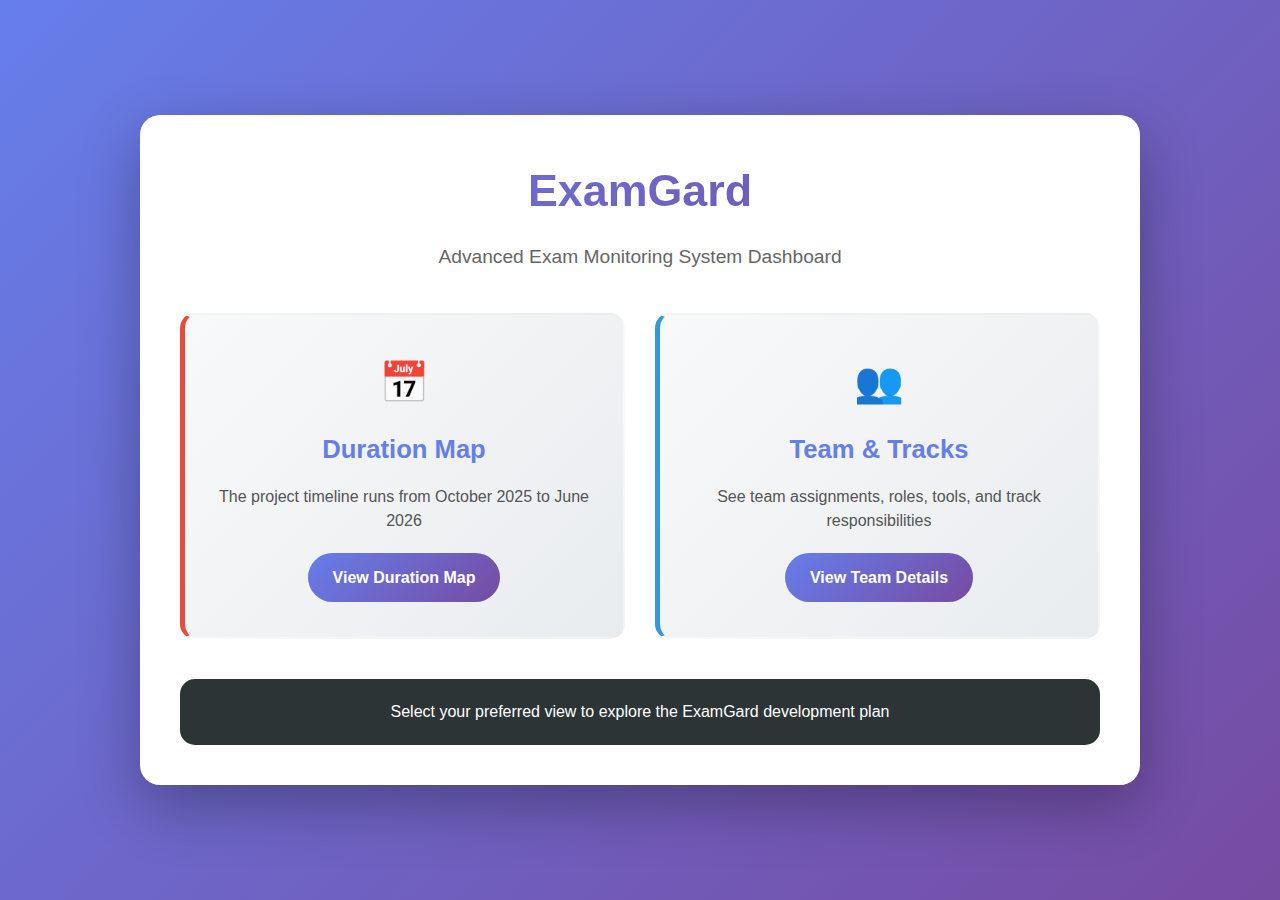
<file: index.html>
<!DOCTYPE html>
<html lang="en">
<head>
    <meta charset="UTF-8">
    <meta name="viewport" content="width=device-width, initial-scale=1.0">
    <link rel="stylesheet" href="css/index.css">
    <title>ExamGard - Dashboard</title>
</head>
<body>
    <div class="container">
        <header>
            <h1>ExamGard</h1>
            <p>Advanced Exam Monitoring System Dashboard</p>
        </header>
    
    <!-- ................................................................................................................................ -->

        <div class="choices">
            <div class="choice-card duration">
                <span class="emoji">📅</span>
                <h2>Duration Map</h2>
                <p>The project timeline runs from October 2025 to June 2026</p>
                <a href="Duration.html" class="btn">View Duration Map</a>
            </div>
            
    <!-- ................................................................................................................................ -->
            <div class="choice-card team">
                <span class="emoji">👥</span>
                <h2>Team & Tracks</h2>
                <p>See team assignments, roles, tools, and track responsibilities</p>
                <a href="teamtool.html" class="btn">View Team Details</a>
            </div>
        </div>

        <footer>
            <p>Select your preferred view to explore the ExamGard development plan</p>
        </footer>
    </div>
</body>
</html>
</file>
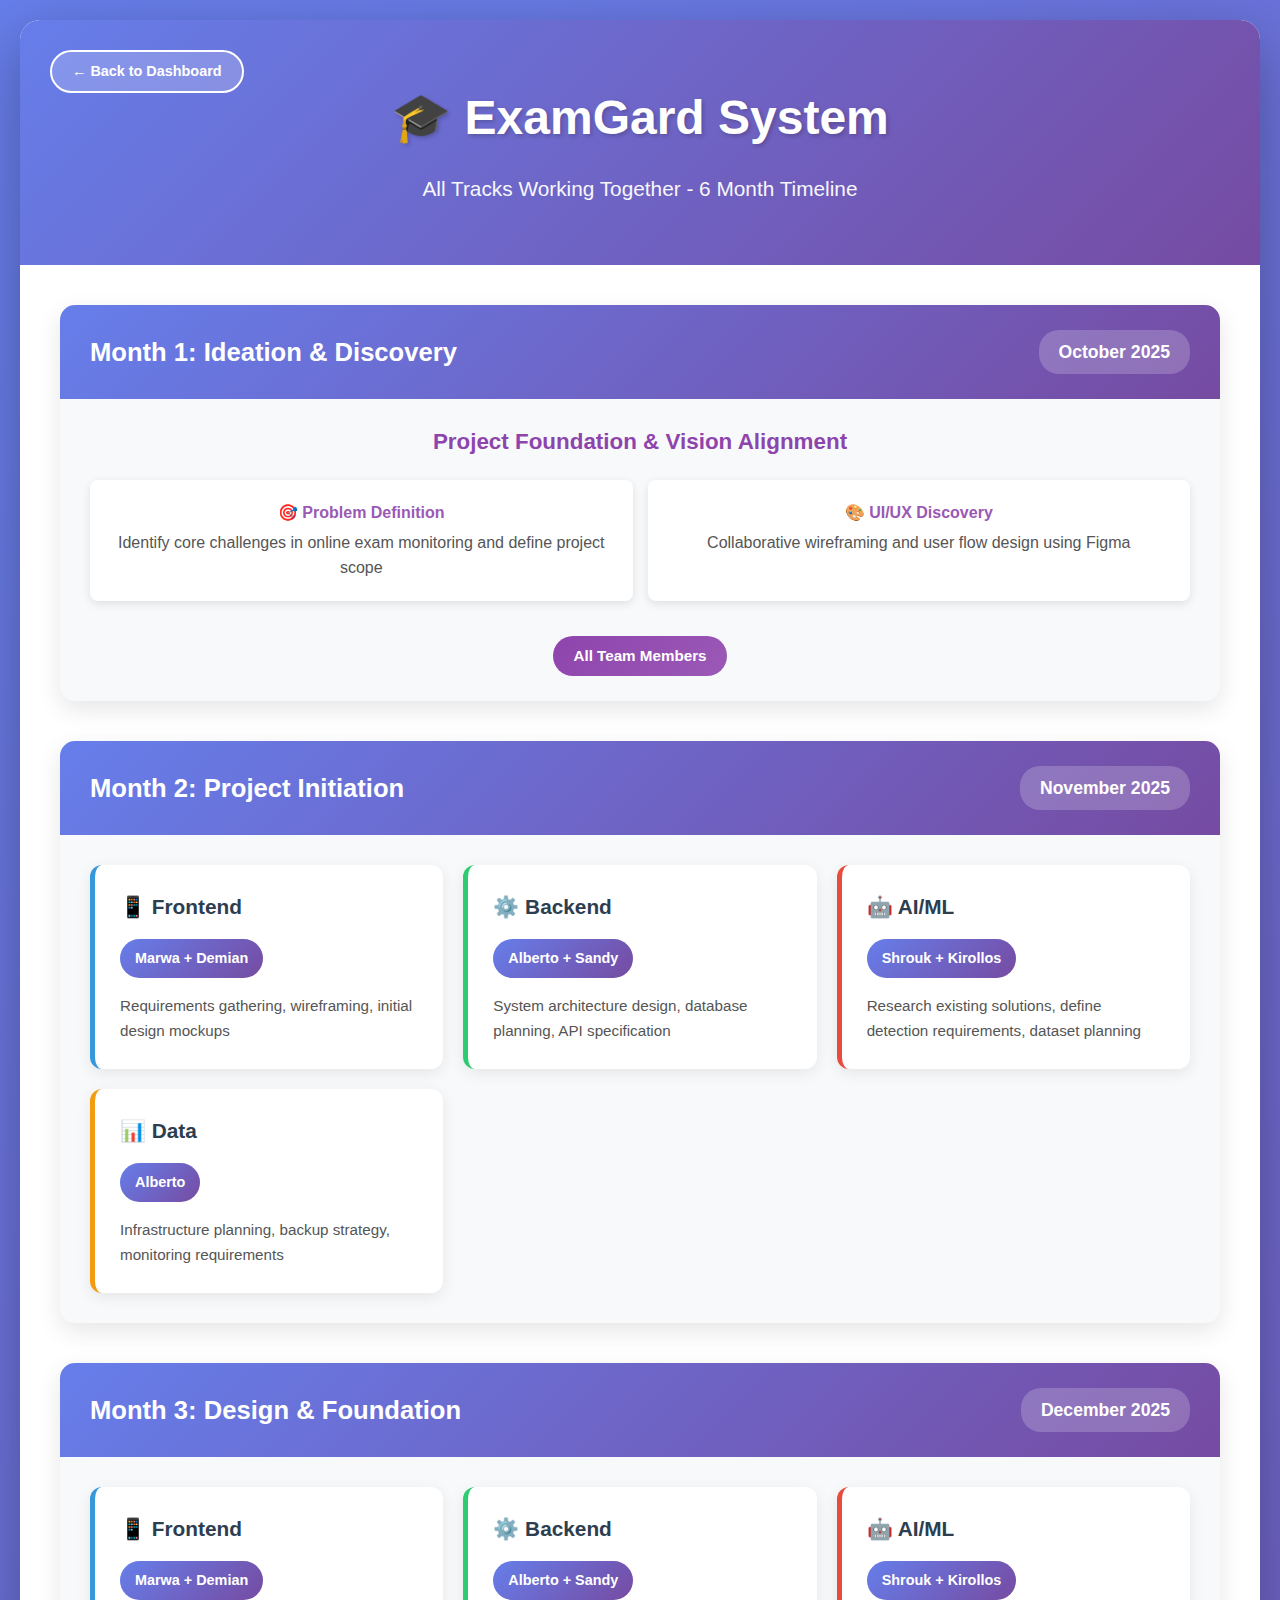
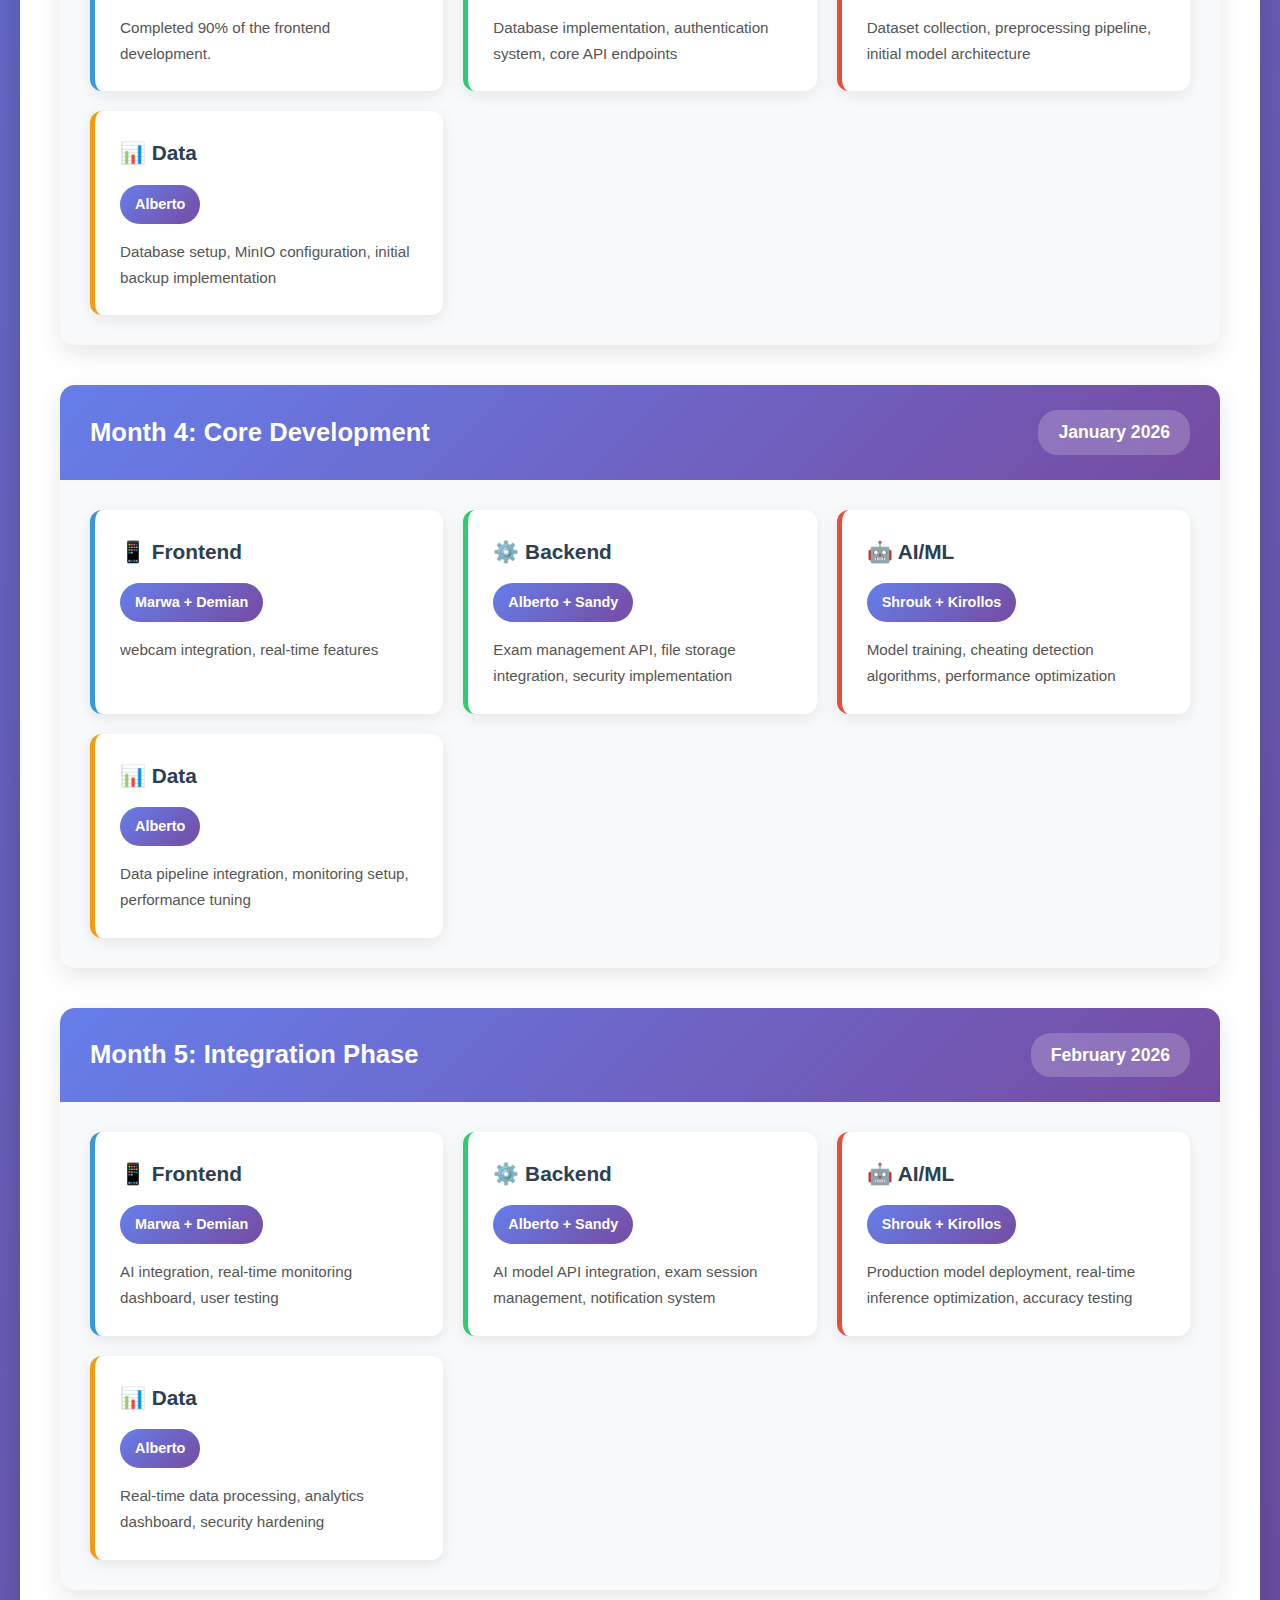
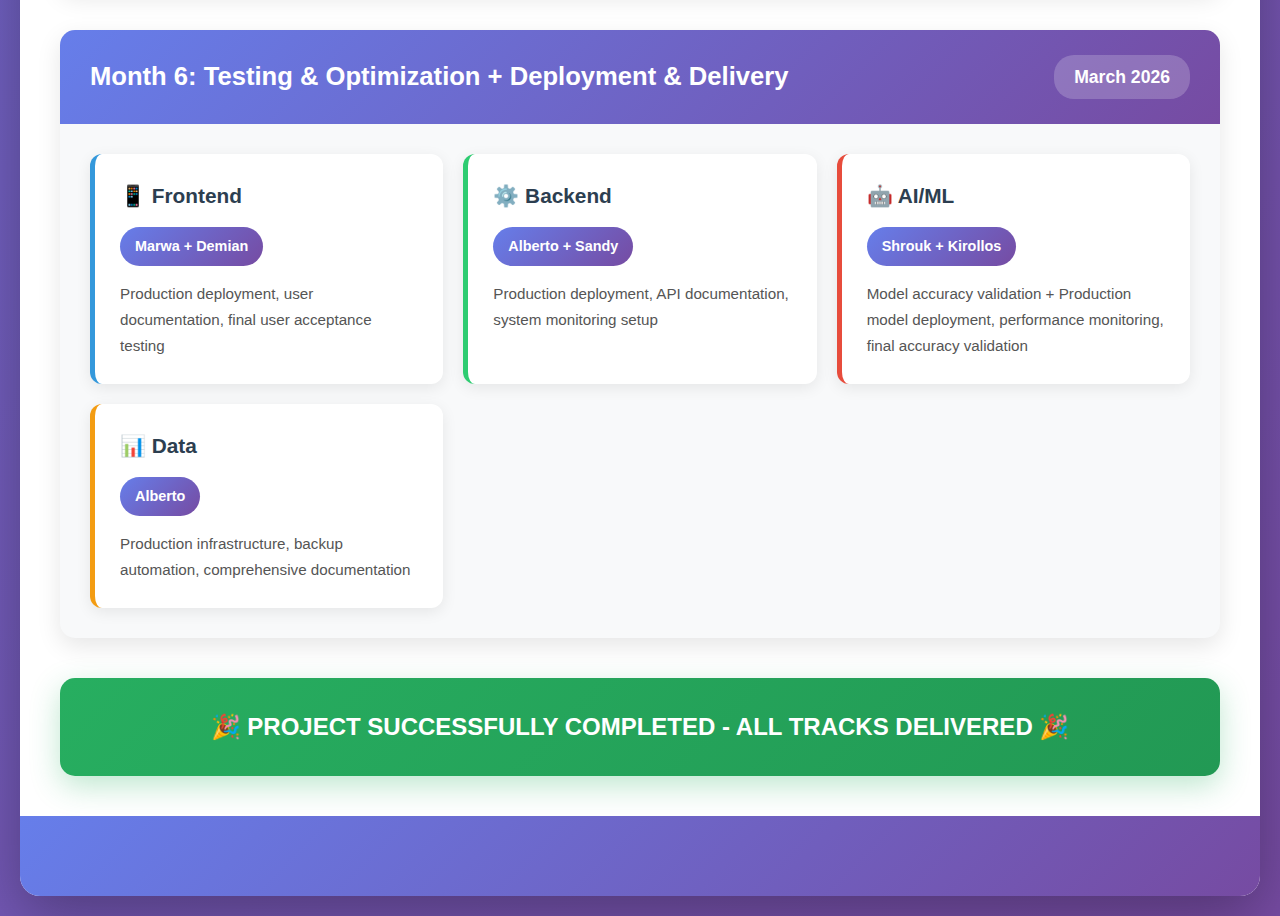
<file: Duration.html>
<!DOCTYPE html>
<html lang="en">
<head>
    <meta charset="UTF-8">
    <meta name="viewport" content="width=device-width, initial-scale=1.0">
    <title>ExamGard - Project Timeline</title>
    <link rel="stylesheet" href="css/Duration.css">
</head>
<body>
    <div class="container">
        <div class="combined-header">
            <h1>🎓 ExamGard System</h1>
            <p>All Tracks Working Together - 6 Month Timeline</p>
        </div>
        <a href="index.html" class="back-btn">← Back to Dashboard</a>

        <!-- Compact Month 1 - Ideation Phase -->
        <div class="month-tracks">
            <div class="month-header">
                <div class="month-title">Month 1: Ideation & Discovery</div>
                <div class="month-date">October 2025</div>
            </div>
            <div class="ideation-content">
               
                <h3 class="ideation-title">Project Foundation & Vision Alignment</h3>
                <div class="ideation-activities">
                    <div class="activity-item">
                        <h5>🎯 Problem Definition</h5>
                        <p>Identify core challenges in online exam monitoring and define project scope</p>
                    </div>
                    <div class="activity-item">
                        <h5>🎨 UI/UX Discovery</h5>
                        <p>Collaborative wireframing and user flow design using Figma</p>
                    </div>
                </div>
                <div class="ideation-team">All Team Members</div>
            </div>
        </div>
<!-- .................................................................................................................. -->
        <div class="month-tracks">
            <div class="month-header">
                <div class="month-title">Month 2: Project Initiation</div>
                <div class="month-date">November 2025</div>
            </div>
            <div class="tracks-per-month">
                <div class="monthly-track frontend">
                    <h4>📱 Frontend</h4>
                    <div class="team">Marwa + Demian</div>
                    <div class="activities">Requirements gathering, wireframing, initial design mockups</div>
                </div>
                <div class="monthly-track backend">
                    <h4>⚙️ Backend</h4>
                    <div class="team">Alberto + Sandy</div>
                    <div class="activities">System architecture design, database planning, API specification</div>
                </div>
                <div class="monthly-track aiml">
                    <h4>🤖 AI/ML</h4>
                    <div class="team">Shrouk + Kirollos</div>
                    <div class="activities">Research existing solutions, define detection requirements, dataset planning</div>
                </div>
                <div class="monthly-track data">
                    <h4>📊 Data</h4>
                    <div class="team">Alberto</div>
                    <div class="activities">Infrastructure planning, backup strategy, monitoring requirements</div>
                </div>
            </div>
        </div>

        <div class="month-tracks">
            <div class="month-header">
                <div class="month-title">Month 3: Design & Foundation</div>
                <div class="month-date">December 2025</div>
            </div>
            <div class="tracks-per-month">
                <div class="monthly-track frontend">
                    <h4>📱 Frontend</h4>
                    <div class="team">Marwa + Demian</div>
                    <div class="activities">Completed 90% of the frontend development.</div>
                </div>
                <div class="monthly-track backend">
                    <h4>⚙️ Backend</h4>
                    <div class="team">Alberto + Sandy</div>
                    <div class="activities">Database implementation, authentication system, core API endpoints</div>
                </div>
                <div class="monthly-track aiml">
                    <h4>🤖 AI/ML</h4>
                    <div class="team">Shrouk + Kirollos</div>
                    <div class="activities">Dataset collection, preprocessing pipeline, initial model architecture</div>
                </div>
                <div class="monthly-track data">
                    <h4>📊 Data</h4>
                    <div class="team">Alberto</div>
                    <div class="activities">Database setup, MinIO configuration, initial backup implementation</div>
                </div>
            </div>
        </div>

        <div class="month-tracks">
            <div class="month-header">
                <div class="month-title">Month 4: Core Development</div>
                <div class="month-date">January 2026</div>
            </div>
            <div class="tracks-per-month">
                <div class="monthly-track frontend">
                    <h4>📱 Frontend</h4>
                    <div class="team">Marwa + Demian</div>
                    <div class="activities">webcam integration, real-time features</div>
                </div>
                <div class="monthly-track backend">
                    <h4>⚙️ Backend</h4>
                    <div class="team">Alberto + Sandy</div>
                    <div class="activities">Exam management API, file storage integration, security implementation</div>
                </div>
                <div class="monthly-track aiml">
                    <h4>🤖 AI/ML</h4>
                    <div class="team">Shrouk + Kirollos</div>
                    <div class="activities">Model training, cheating detection algorithms, performance optimization</div>
                </div>
                <div class="monthly-track data">
                    <h4>📊 Data</h4>
                    <div class="team">Alberto</div>
                    <div class="activities">Data pipeline integration, monitoring setup, performance tuning</div>
                </div>
            </div>
        </div>

        <div class="month-tracks">
            <div class="month-header">
                <div class="month-title">Month 5: Integration Phase</div>
                <div class="month-date">February 2026</div>
            </div>
            <div class="tracks-per-month">
                <div class="monthly-track frontend">
                    <h4>📱 Frontend</h4>
                    <div class="team">Marwa + Demian</div>
                    <div class="activities">AI integration, real-time monitoring dashboard, user testing</div>
                </div>
                <div class="monthly-track backend">
                    <h4>⚙️ Backend</h4>
                    <div class="team">Alberto + Sandy</div>
                    <div class="activities">AI model API integration, exam session management, notification system</div>
                </div>
                <div class="monthly-track aiml">
                    <h4>🤖 AI/ML</h4>
                    <div class="team">Shrouk + Kirollos</div>
                    <div class="activities">Production model deployment, real-time inference optimization, accuracy testing</div>
                </div>
                <div class="monthly-track data">
                    <h4>📊 Data</h4>
                    <div class="team">Alberto</div>
                    <div class="activities">Real-time data processing, analytics dashboard, security hardening</div>
                </div>
            </div>
        </div>

        <div class="month-tracks">
            <div class="month-header">
                <div class="month-title">Month 6: Testing & Optimization + Deployment & Delivery</div>
                <div class="month-date">March 2026</div>
            </div>
            <div class="tracks-per-month">
                <div class="monthly-track frontend">
                    <h4>📱 Frontend</h4>
                    <div class="team">Marwa + Demian</div>
                    <div class="activities">Production deployment, user documentation, final user acceptance testing</div>
                </div>
                <div class="monthly-track backend">
                    <h4>⚙️ Backend</h4>
                    <div class="team">Alberto + Sandy</div>
                    <div class="activities">Production deployment, API documentation, system monitoring setup</div>
                </div>
                <div class="monthly-track aiml">
                    <h4>🤖 AI/ML</h4>
                    <div class="team">Shrouk + Kirollos</div>
                    <div class="activities">Model accuracy validation + Production model deployment, performance monitoring, final accuracy validation</div>
                </div>
                <div class="monthly-track data">
                    <h4>📊 Data</h4>
                    <div class="team">Alberto</div>
                    <div class="activities">Production infrastructure, backup automation, comprehensive documentation</div>
                </div>
            </div>
        </div>

        <div class="completion-badge">
            🎉 PROJECT SUCCESSFULLY COMPLETED - ALL TRACKS DELIVERED 🎉
        </div>

        <footer></footer>
    </div>
</body>
</html>
</file>
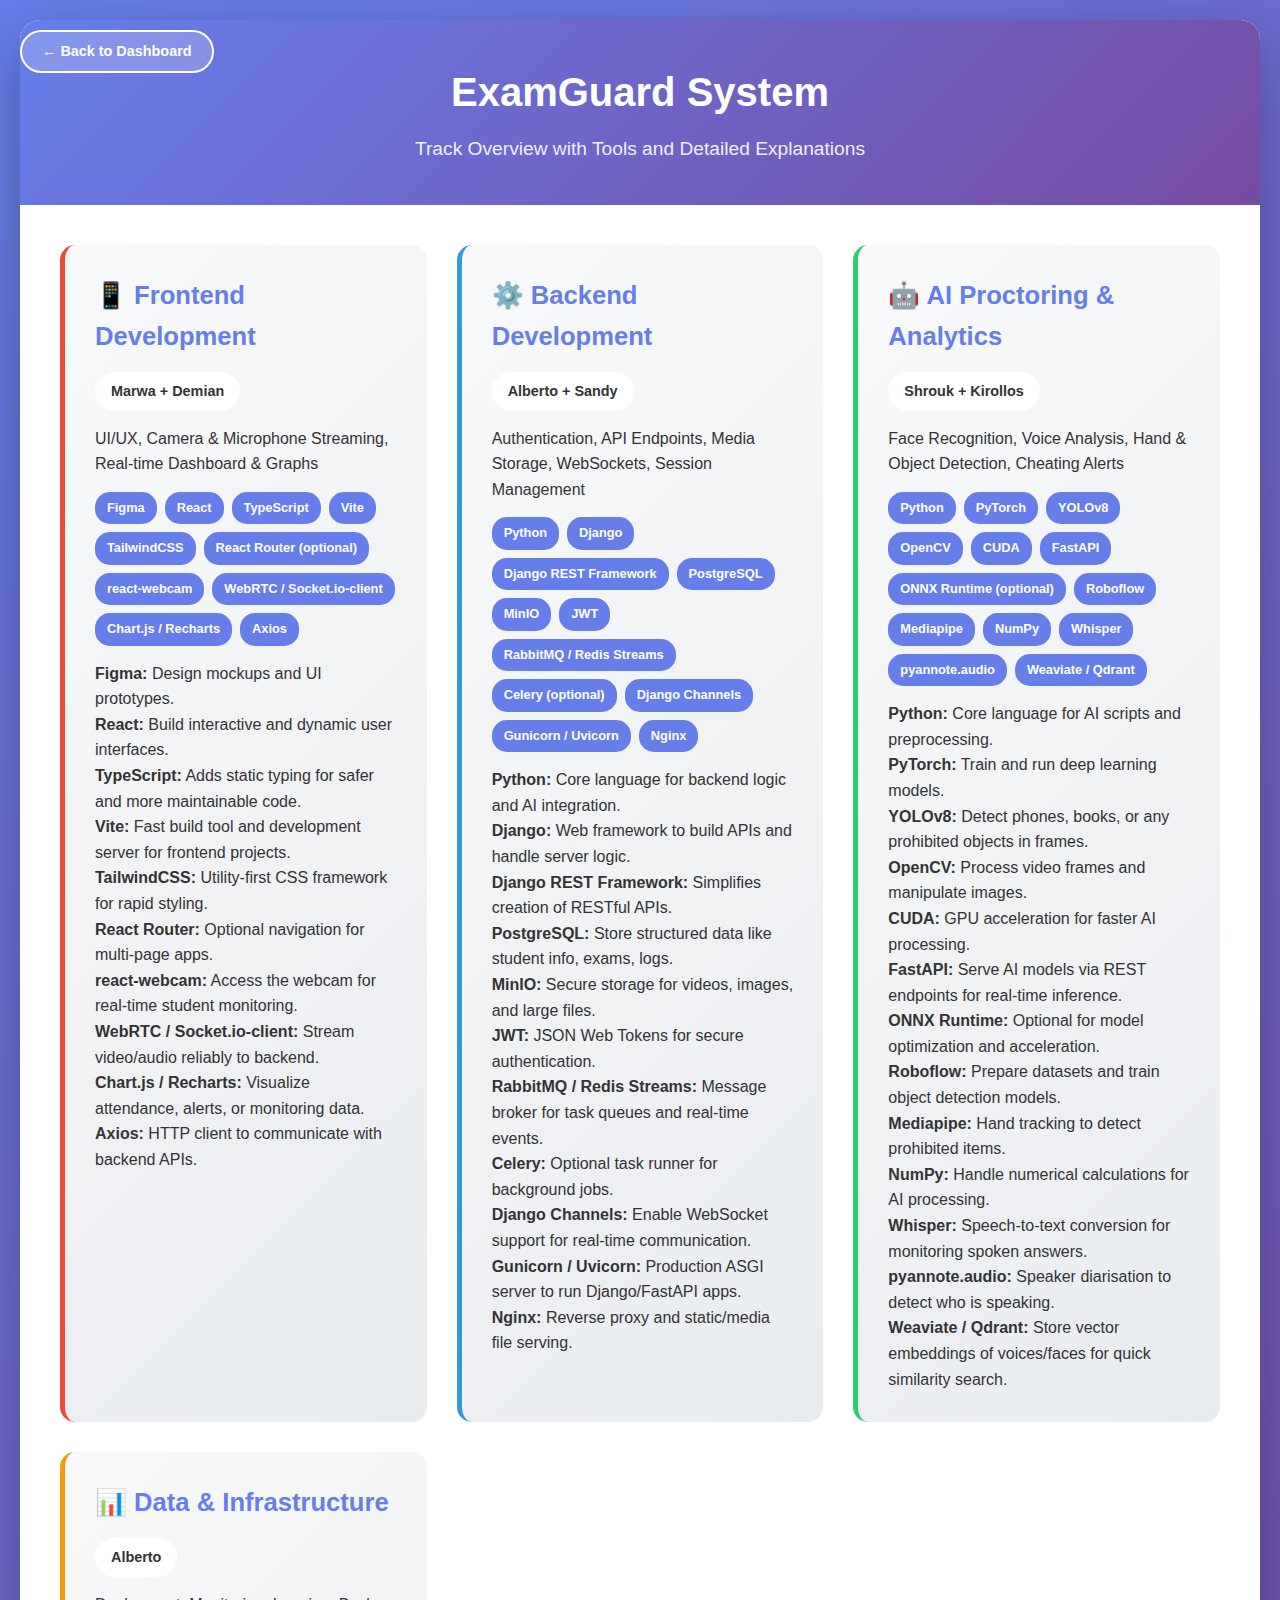
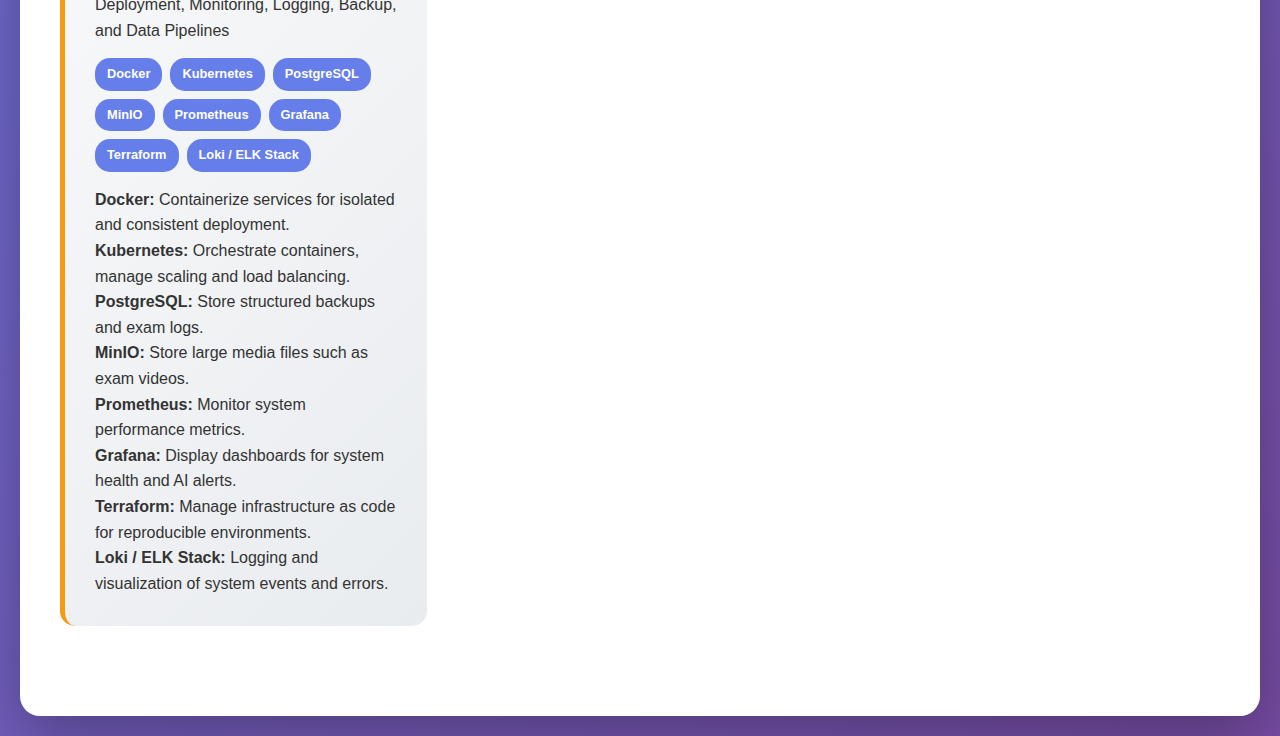
<file: teamtool.html>
<!DOCTYPE html>
<html lang="en">
<head>
    <meta charset="UTF-8">
    <meta name="viewport" content="width=device-width, initial-scale=1.0">
    <title>Exam Monitoring System - Track Overview</title>
    <link rel="stylesheet" href="css/teamtool.css">
</head>
<body>
    <div class="container">
        <header>
            <h1>ExamGuard System</h1>
            <p>Track Overview with Tools and Detailed Explanations</p>
        </header>

        <a href="index.html" class="back-btn">← Back to Dashboard</a>

        <div class="tracks-grid">

            <!-- Frontend Track -->
            <div class="track-card frontend">
                <h3>📱 Frontend Development</h3>
                <div class="team">Marwa + Demian</div>
                <p>UI/UX, Camera & Microphone Streaming, Real-time Dashboard & Graphs</p>

                <div class="tools">
                    <span class="tool">Figma</span>
                    <span class="tool">React</span>
                    <span class="tool">TypeScript</span>
                    <span class="tool">Vite</span>
                    <span class="tool">TailwindCSS</span>
                    <span class="tool">React Router (optional)</span>
                    <span class="tool">react-webcam</span>
                    <span class="tool">WebRTC / Socket.io-client</span>
                    <span class="tool">Chart.js / Recharts</span>
                    <span class="tool">Axios</span>
                </div>

                <div class="tools-description">
                    <p><strong>Figma:</strong> Design mockups and UI prototypes.</p>
                    <p><strong>React:</strong> Build interactive and dynamic user interfaces.</p>
                    <p><strong>TypeScript:</strong> Adds static typing for safer and more maintainable code.</p>
                    <p><strong>Vite:</strong> Fast build tool and development server for frontend projects.</p>
                    <p><strong>TailwindCSS:</strong> Utility-first CSS framework for rapid styling.</p>
                    <p><strong>React Router:</strong> Optional navigation for multi-page apps.</p>
                    <p><strong>react-webcam:</strong> Access the webcam for real-time student monitoring.</p>
                    <p><strong>WebRTC / Socket.io-client:</strong> Stream video/audio reliably to backend.</p>
                    <p><strong>Chart.js / Recharts:</strong> Visualize attendance, alerts, or monitoring data.</p>
                    <p><strong>Axios:</strong> HTTP client to communicate with backend APIs.</p>
                </div>
            </div>

            <!-- Backend Track -->
            <div class="track-card backend">
                <h3>⚙️ Backend Development</h3>
                <div class="team">Alberto + Sandy</div>
                <p>Authentication, API Endpoints, Media Storage, WebSockets, Session Management</p>

                <div class="tools">
                    <span class="tool">Python</span>
                    <span class="tool">Django</span>
                    <span class="tool">Django REST Framework</span>
                    <span class="tool">PostgreSQL</span>
                    <span class="tool">MinIO</span>
                    <span class="tool">JWT</span>
                    <span class="tool">RabbitMQ / Redis Streams</span>
                    <span class="tool">Celery (optional)</span>
                    <span class="tool">Django Channels</span>
                    <span class="tool">Gunicorn / Uvicorn</span>
                    <span class="tool">Nginx</span>
                </div>

                <div class="tools-description">
                    <p><strong>Python:</strong> Core language for backend logic and AI integration.</p>
                    <p><strong>Django:</strong> Web framework to build APIs and handle server logic.</p>
                    <p><strong>Django REST Framework:</strong> Simplifies creation of RESTful APIs.</p>
                    <p><strong>PostgreSQL:</strong> Store structured data like student info, exams, logs.</p>
                    <p><strong>MinIO:</strong> Secure storage for videos, images, and large files.</p>
                    <p><strong>JWT:</strong> JSON Web Tokens for secure authentication.</p>
                    <p><strong>RabbitMQ / Redis Streams:</strong> Message broker for task queues and real-time events.</p>
                    <p><strong>Celery:</strong> Optional task runner for background jobs.</p>
                    <p><strong>Django Channels:</strong> Enable WebSocket support for real-time communication.</p>
                    <p><strong>Gunicorn / Uvicorn:</strong> Production ASGI server to run Django/FastAPI apps.</p>
                    <p><strong>Nginx:</strong> Reverse proxy and static/media file serving.</p>
                </div>
            </div>

            <!-- AI/ML Track -->
            <div class="track-card aiml">
                <h3>🤖 AI Proctoring & Analytics</h3>
                <div class="team">Shrouk + Kirollos</div>
                <p>Face Recognition, Voice Analysis, Hand & Object Detection, Cheating Alerts</p>

                <div class="tools">
                    <span class="tool">Python</span>
                    <span class="tool">PyTorch</span>
                    <span class="tool">YOLOv8</span>
                    <span class="tool">OpenCV</span>
                    <span class="tool">CUDA</span>
                    <span class="tool">FastAPI</span>
                    <span class="tool">ONNX Runtime (optional)</span>
                    <span class="tool">Roboflow</span>
                    <span class="tool">Mediapipe</span>
                    <span class="tool">NumPy</span>
                    <span class="tool">Whisper</span>
                    <span class="tool">pyannote.audio</span>
                    <span class="tool">Weaviate / Qdrant</span>
                </div>

                <div class="tools-description">
                    <p><strong>Python:</strong> Core language for AI scripts and preprocessing.</p>
                    <p><strong>PyTorch:</strong> Train and run deep learning models.</p>
                    <p><strong>YOLOv8:</strong> Detect phones, books, or any prohibited objects in frames.</p>
                    <p><strong>OpenCV:</strong> Process video frames and manipulate images.</p>
                    <p><strong>CUDA:</strong> GPU acceleration for faster AI processing.</p>
                    <p><strong>FastAPI:</strong> Serve AI models via REST endpoints for real-time inference.</p>
                    <p><strong>ONNX Runtime:</strong> Optional for model optimization and acceleration.</p>
                    <p><strong>Roboflow:</strong> Prepare datasets and train object detection models.</p>
                    <p><strong>Mediapipe:</strong> Hand tracking to detect prohibited items.</p>
                    <p><strong>NumPy:</strong> Handle numerical calculations for AI processing.</p>
                    <p><strong>Whisper:</strong> Speech-to-text conversion for monitoring spoken answers.</p>
                    <p><strong>pyannote.audio:</strong> Speaker diarisation to detect who is speaking.</p>
                    <p><strong>Weaviate / Qdrant:</strong> Store vector embeddings of voices/faces for quick similarity search.</p>
                </div>
            </div>

            <!-- Data & Infrastructure Track -->
            <div class="track-card data">
                <h3>📊 Data & Infrastructure</h3>
                <div class="team">Alberto</div>
                <p>Deployment, Monitoring, Logging, Backup, and Data Pipelines</p>

                <div class="tools">
                    <span class="tool">Docker</span>
                    <span class="tool">Kubernetes</span>
                    <span class="tool">PostgreSQL</span>
                    <span class="tool">MinIO</span>
                    <span class="tool">Prometheus</span>
                    <span class="tool">Grafana</span>
                    <!-- <span class="tool">GitHub Actions / GitLab CI</span> -->
                    <span class="tool">Terraform</span>
                    <span class="tool">Loki / ELK Stack</span>
                </div>

                <div class="tools-description">
                    <p><strong>Docker:</strong> Containerize services for isolated and consistent deployment.</p>
                    <p><strong>Kubernetes:</strong> Orchestrate containers, manage scaling and load balancing.</p>
                    <p><strong>PostgreSQL:</strong> Store structured backups and exam logs.</p>
                    <p><strong>MinIO:</strong> Store large media files such as exam videos.</p>
                    <p><strong>Prometheus:</strong> Monitor system performance metrics.</p>
                    <p><strong>Grafana:</strong> Display dashboards for system health and AI alerts.</p>
                    <!-- ~<p><strong>GitHub Actions / GitLab CI:</strong> CI/CD pipelines for automated testing and deployment.</p> -->
                    <p><strong>Terraform:</strong> Manage infrastructure as code for reproducible environments.</p>
                    <p><strong>Loki / ELK Stack:</strong> Logging and visualization of system events and errors.</p>
                </div>
            </div>

        </div>
        <footer></footer>
    </div>
</body>
</html>
</file>
<file: css/index.css>
* {
            margin: 0;
            padding: 0;
            box-sizing: border-box;
        }

        body {
            font-family: 'Segoe UI', Tahoma, Geneva, Verdana, sans-serif;
            background: linear-gradient(135deg, #667eea 0%, #764ba2 100%);
            color: #333;
            line-height: 1.6;
            padding: 20px;
            min-height: 100vh;
            display: flex;
            justify-content: center;
            align-items: center;
        }

        .container {
            max-width: 1000px;
            margin: 0 auto;
            background: white;
            border-radius: 20px;
            box-shadow: 0 20px 60px rgba(0,0,0,0.3);
            overflow: hidden;
            text-align: center;
            padding: 40px;
        }

        header {
            margin-bottom: 40px;
        }

        header h1 {
            font-size: 2.8em;
            margin-bottom: 15px;
            color: #667eea;
            background: linear-gradient(135deg, #667eea 0%, #764ba2 100%);
            -webkit-background-clip: text;
            -webkit-text-fill-color: transparent;
            background-clip: text;
        }

        header p {
            font-size: 1.2em;
            color: #666;
        }

        .choices {
            display: grid;
            grid-template-columns: 1fr 1fr;
            gap: 30px;
            margin-top: 30px;
        }

        .choice-card {
            background: linear-gradient(135deg, #f8f9fa 0%, #e9ecef 100%);
            padding: 35px 25px;
            border-radius: 15px;
            transition: all 0.3s ease;
            cursor: pointer;
            position: relative;
            overflow: hidden;
            border: 2px solid transparent;
        }

        .choice-card:hover {
            transform: translateY(-8px);
            box-shadow: 0 15px 35px rgba(0,0,0,0.2);
            border-color: #667eea;
        }

        .choice-card.duration {
            border-left: 5px solid #e74c3c;
        }

        .choice-card.team {
            border-left: 5px solid #3498db;
        }

        .choice-card h2 {
            font-size: 1.6em;
            margin-bottom: 15px;
            color: #667eea;
        }

        .choice-card p {
            font-size: 1em;
            color: #555;
            margin-bottom: 20px;
            line-height: 1.5;
        }

        .choice-card .emoji {
            font-size: 2.5em;
            margin-bottom: 15px;
            display: block;
        }

        .btn {
            background: linear-gradient(135deg, #667eea 0%, #764ba2 100%);
            color: white;
            padding: 12px 25px;
            border: none;
            border-radius: 25px;
            font-size: 1em;
            font-weight: 600;
            cursor: pointer;
            transition: all 0.3s ease;
            text-decoration: none;
            display: inline-block;
        }

        .btn:hover {
            transform: translateY(-2px);
            box-shadow: 0 8px 20px rgba(102, 126, 234, 0.4);
        }

        footer {
            background: #2d3436;
            color: white;
            text-align: center;
            padding: 20px;
            margin-top: 40px;
            border-radius: 15px;
        }

        @media (max-width: 768px) {
            .container {
                padding: 25px;
                margin: 10px;
            }
            
            header h1 {
                font-size: 2.2em;
            }
            
            .choices {
                grid-template-columns: 1fr;
                gap: 25px;
            }
            
            .choice-card {
                padding: 30px 20px;
            }
            
            .choice-card h2 {
                font-size: 1.4em;
            }
            
            .btn {
                padding: 10px 20px;
                font-size: 0.95em;
            }
        }
</file>
<file: css/Duration.css>
* {
            margin: 0;
            padding: 0;
            box-sizing: border-box;
        }

        body {
            font-family: 'Segoe UI', Tahoma, Geneva, Verdana, sans-serif;
            background: linear-gradient(135deg, #667eea 0%, #764ba2 100%);
            color: #333;
            line-height: 1.6;
            padding: 20px;
            min-height: 100vh;
            position: relative;
        }
        
        .back-btn {
            position: absolute;
            top: 30px;
            left: 30px;
            background: rgba(255, 255, 255, 0.2);
            color: white;
            border: 2px solid white;
            border-radius: 25px;
            padding: 8px 20px;
            font-size: 0.9em;
            font-weight: 650;
            text-decoration: none;
            transition: all 0.3s ease;
            z-index: 10;
        }

        .back-btn:hover {
            background: white;
            color: #667eea;
            transform: translateY(-2px);
        }

        .container {
            max-width: 1400px;
            margin: 0 auto;
            background: white;
            border-radius: 20px;
            box-shadow: 0 20px 60px rgba(0,0,0,0.3);
            overflow: hidden;
            position: relative;
        }

        .combined-header {
            background: linear-gradient(135deg, #667eea 0%, #764ba2 100%);
            color: white;
            padding: 60px 40px;
            text-align: center;
            position: relative;
        }

        .combined-header h1 {
            font-size: 3em;
            margin-bottom: 15px;
            text-shadow: 2px 2px 4px rgba(0,0,0,0.2);
        }

        .combined-header p {
            font-size: 1.3em;
            opacity: 0.95;
            font-weight: 500;
        }

        .month-tracks {
            margin: 40px;
            background: #f8f9fa;
            border-radius: 15px;
            overflow: hidden;
            box-shadow: 0 8px 25px rgba(0,0,0,0.1);
            transition: transform 0.3s ease;
        }

        .month-tracks:hover {
            transform: translateY(-5px);
            box-shadow: 0 12px 35px rgba(0,0,0,0.15);
        }

        .month-header {
            background: linear-gradient(135deg, #667eea 0%, #764ba2 100%);
            color: white;
            padding: 25px 30px;
            display: flex;
            justify-content: space-between;
            align-items: center;
        }

        .month-title {
            font-size: 1.6em;
            font-weight: 700;
        }

        .month-date {
            font-size: 1.1em;
            background: rgba(255,255,255,0.2);
            padding: 8px 20px;
            border-radius: 20px;
            font-weight: 600;
        }

        .tracks-per-month {
            display: grid;
            grid-template-columns: repeat(auto-fit, minmax(280px, 1fr));
            gap: 20px;
            padding: 30px;
        }

        .monthly-track {
            background: white;
            border-radius: 12px;
            padding: 25px;
            box-shadow: 0 4px 15px rgba(0,0,0,0.08);
            border-left: 5px solid;
            transition: all 0.3s ease;
        }

        .monthly-track:hover {
            transform: translateY(-5px);
            box-shadow: 0 8px 25px rgba(0,0,0,0.15);
        }

        .monthly-track.frontend {
            border-left-color: #3498db;
        }

        .monthly-track.backend {
            border-left-color: #2ecc71;
        }

        .monthly-track.aiml {
            border-left-color: #e74c3c;
        }

        .monthly-track.data {
            border-left-color: #f39c12;
        }

        .monthly-track.ideation {
            border-left-color: #9b59b6;
        }

        .monthly-track h4 {
            font-size: 1.3em;
            margin-bottom: 15px;
            color: #2c3e50;
        }

        .team {
            background: linear-gradient(135deg, #667eea 0%, #764ba2 100%);
            color: white;
            padding: 8px 15px;
            border-radius: 20px;
            font-size: 0.9em;
            font-weight: 600;
            display: inline-block;
            margin-bottom: 15px;
        }

        .activities {
            color: #555;
            line-height: 1.7;
            font-size: 0.95em;
        }

        .completion-badge {
            background: linear-gradient(135deg, #27ae60 0%, #229954 100%);
            color: white;
            text-align: center;
            padding: 30px;
            font-size: 1.5em;
            font-weight: 700;
            margin: 40px;
            border-radius: 15px;
            box-shadow: 0 10px 30px rgba(39,174,96,0.3);
            animation: celebration 2s infinite;
        }

        @keyframes celebration {
            0%, 100% { transform: scale(1); }
            50% { transform: scale(1.03); }
        }

        footer {
            height: 80px;
            background: linear-gradient(135deg, #667eea 0%, #764ba2 100%);
        }

        /* Compact Month 1 Styling */
        .ideation-content {
            padding: 25px 30px;
            text-align: center;
        }

        .ideation-icon {
            font-size: 2em;
            margin-bottom: 15px;
            color: #9b59b6;
        }

        .ideation-title {
            font-size: 1.4em;
            font-weight: 700;
            color: #8e44ad;
            margin-bottom: 15px;
        }

        .ideation-activities {
            display: flex;
            justify-content: center;
            gap: 15px;
            margin: 20px 0;
            flex-wrap: wrap;
        }

        .activity-item {
            background: white;
            padding: 20px 20px;
            border-radius: 8px;
            box-shadow: 0 3px 10px rgba(0,0,0,0.1);
            min-width: 160px;
            transition: all 0.3s ease;
            flex: 1;
            max-width: 600px;
        }

        .activity-item:hover {
            transform: translateY(-2px);
            box-shadow: 0 5px 15px rgba(0,0,0,0.12);
        }

        .activity-item h5 {
            color: #9b59b6;
            font-size: 1em;
            margin-bottom: 4px;
            font-weight: 600;
        }

        .activity-item p {
            color: #555;
            font-size: 1em;
            line-height: 1.6;
        }

        .ideation-team {
            background: linear-gradient(135deg, #8e44ad 0%, #9b59b6 100%);
            color: white;
            padding: 8px 20px;
            border-radius: 20px;
            font-size: 0.95em;
            font-weight: 600;
            display: inline-block;
            margin-top: 15px;
        }

        @media (max-width: 968px) {
            .combined-header h1 {
                font-size: 2.2em;
            }

            .combined-header p {
                font-size: 1.1em;
            }

            .month-tracks {
                margin: 30px 20px;
            }

            .month-header {
                flex-direction: column;
                gap: 15px;
                text-align: center;
            }

            .tracks-per-month {
                grid-template-columns: 1fr;
                padding: 20px;
            }

            .ideation-content {
                padding: 20px 15px;
            }

            .ideation-activities {
                flex-direction: column;
                align-items: center;
            }

            .completion-badge {
                font-size: 1.2em;
                padding: 25px;
                margin: 30px 20px;
            }
            
            .back-btn {
                top: 20px;
                left: 20px;
                padding: 6px 16px;
                font-size: 0.85em;
            }
        }

        @media (max-width: 480px) {
            body {
                padding: 10px;
            }

            .combined-header {
                padding: 40px 20px;
            }

            .combined-header h1 {
                font-size: 1.8em;
            }

            .month-title {
                font-size: 1.3em;
            }

            .monthly-track {
                padding: 20px;
            }
            
            .ideation-content {
                padding: 15px 10px;
            }
            
            .ideation-icon {
                font-size: 1.8em;
            }
            
            .ideation-title {
                font-size: 1.2em;
            }
            
            .activity-item {
                padding: 10px 15px;
                min-width: 140px;
            }
            
            .back-btn {
                top: 15px;
                left: 15px;
            }
        }
</file>
<file: css/teamtool.css>
* {
            margin: 0;
            padding: 0;
            box-sizing: border-box;
        }

        body {
            font-family: 'Segoe UI', Tahoma, Geneva, Verdana, sans-serif;
            background: linear-gradient(135deg, #667eea 0%, #764ba2 100%);
            color: #333;
            line-height: 1.6;
            padding: 20px;
            min-height: 100vh;
        }

        .container {
            max-width: 1400px;
            margin: 0 auto;
            background: white;
            border-radius: 20px;
            box-shadow: 0 20px 60px rgba(0,0,0,0.3);
            overflow: hidden;
        }

        header {
            background: linear-gradient(135deg, #667eea 0%, #764ba2 100%);
            color: white;
            padding: 40px;
            text-align: center;
        }

        header h1 {
            font-size: 2.5em;
            margin-bottom: 10px;
        }

        header p {
            font-size: 1.2em;
            opacity: 0.9;
        }
        
        .back-btn {
            position: absolute;
            top: 30px;
            left: 10;
            background: rgba(255, 255, 255, 0.2);
            color: white;
            border: 2px solid white;
            border-radius: 25px;
            padding: 8px 20px;
            font-size: 0.9em;
            font-weight: 650;
            text-decoration: none;
        }

        .tracks-grid {
            display: grid;
            grid-template-columns: repeat(auto-fit, minmax(300px, 1fr));
            gap: 30px;
            padding: 40px;
        }

        .track-card {
            background: linear-gradient(135deg, #f8f9fa 0%, #e9ecef 100%);
            padding: 30px;
            border-radius: 15px;
            transition: all 0.3s ease;
            cursor: pointer;
            position: relative;
            overflow: hidden;
        }

        .track-card:hover {
            transform: translateY(-10px);
            box-shadow: 0 15px 35px rgba(0,0,0,0.2);
        }

        .track-card.frontend {
            border-left: 5px solid #e74c3c;
        }

        .track-card.backend {
            border-left: 5px solid #3498db;
        }

        .track-card.aiml {
            border-left: 5px solid #2ecc71;
        }

        .track-card.data {
            border-left: 5px solid #f39c12;
        }

        .track-card h3 {
            font-size: 1.6em;
            margin-bottom: 15px;
            color: #667eea;
        }

        .track-card .team {
            background: white;
            padding: 8px 16px;
            border-radius: 20px;
            font-weight: 600;
            display: inline-block;
            margin-bottom: 15px;
            font-size: 0.9em;
        }

        .tools {
            display: flex;
            flex-wrap: wrap;
            gap: 8px;
            margin: 15px 0;
        }

        .tool {
            background: #667eea;
            color: white;
            padding: 6px 12px;
            border-radius: 15px;
            font-size: 0.8em;
            font-weight: 600;
        }
         footer {
            height: 50px;

        }
</file>
